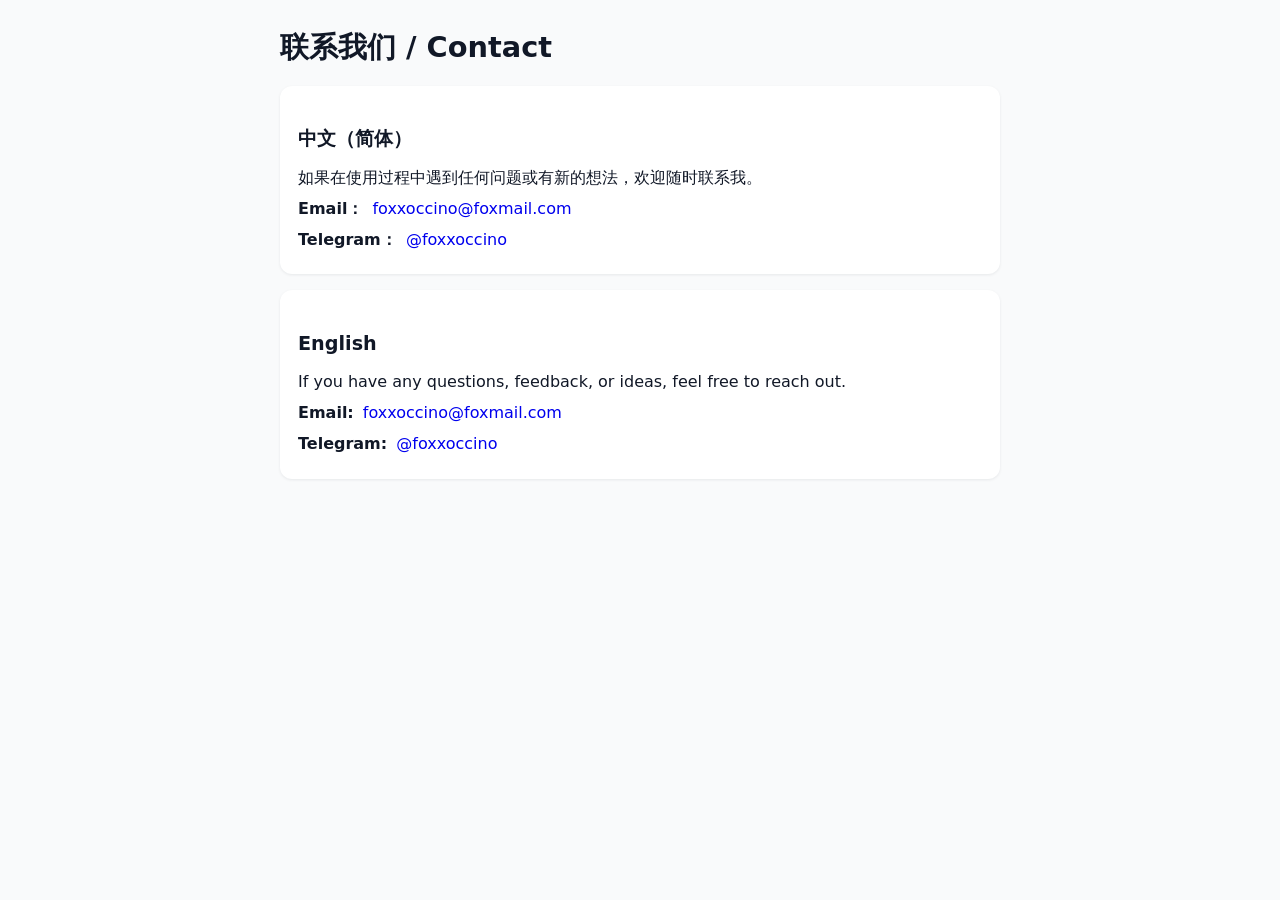
<file: index.html>
<html lang="zh-Hans">
<head>
    <meta charset="UTF-8">
    <title>联系我们 | Contact</title>
    <meta name="viewport" content="width=device-width, initial-scale=1">
    <style>
        body {
            max-width: 720px;
            margin: 0 auto;
            padding: 24px 16px;
            font-family: -apple-system, BlinkMacSystemFont, "SF Pro Text", system-ui, -system-ui, "Segoe UI", sans-serif;
            line-height: 1.6;
            color: #111827;
            background-color: #f9fafb;
        }
        h1, h2 {
            color: #111827;
        }
        h1 {
            font-size: 1.8rem;
            margin-bottom: 1rem;
        }
        h2 {
            font-size: 1.2rem;
            margin-top: 1.4rem;
            margin-bottom: 0.6rem;
        }
        p {
            margin: 0.35rem 0;
        }
        a {
            text-decoration: none;
        }
        .card {
            background: #ffffff;
            border-radius: 12px;
            padding: 16px 18px;
            margin-bottom: 16px;
            box-shadow: 0 1px 3px rgba(15, 23, 42, 0.08);
        }
        .label {
            font-weight: 600;
            margin-right: 4px;
        }
        @media (prefers-color-scheme: dark) {
            body {
                background-color: #020617;
                color: #e5e7eb;
            }
            .card {
                background: #020617;
                box-shadow: 0 1px 3px rgba(15, 23, 42, 0.7);
            }
            h1, h2 {
                color: #e5e7eb;
            }
        }
    </style>
</head>
<body>
    <h1>联系我们 / Contact</h1>

    <div class="card">
        <h2>中文（简体）</h2>
        <p>如果在使用过程中遇到任何问题或有新的想法，欢迎随时联系我。</p>
        <p>
            <span class="label">Email：</span>
            <a href="mailto:foxxoccino@foxmail.com">foxxoccino@foxmail.com</a>
        </p>
        <p>
            <span class="label">Telegram：</span>
            <a href="https://t.me/foxxoccino" target="_blank" rel="noopener noreferrer">@foxxoccino</a>
        </p>
    </div>

    <div class="card">
        <h2>English</h2>
        <p>If you have any questions, feedback, or ideas, feel free to reach out.</p>
        <p>
            <span class="label">Email:</span>
            <a href="mailto:foxxoccino@foxmail.com">foxxoccino@foxmail.com</a>
        </p>
        <p>
            <span class="label">Telegram:</span>
            <a href="https://t.me/foxxoccino" target="_blank" rel="noopener noreferrer">@foxxoccino</a>
        </p>
    </div>
</body>
</html>
</file>
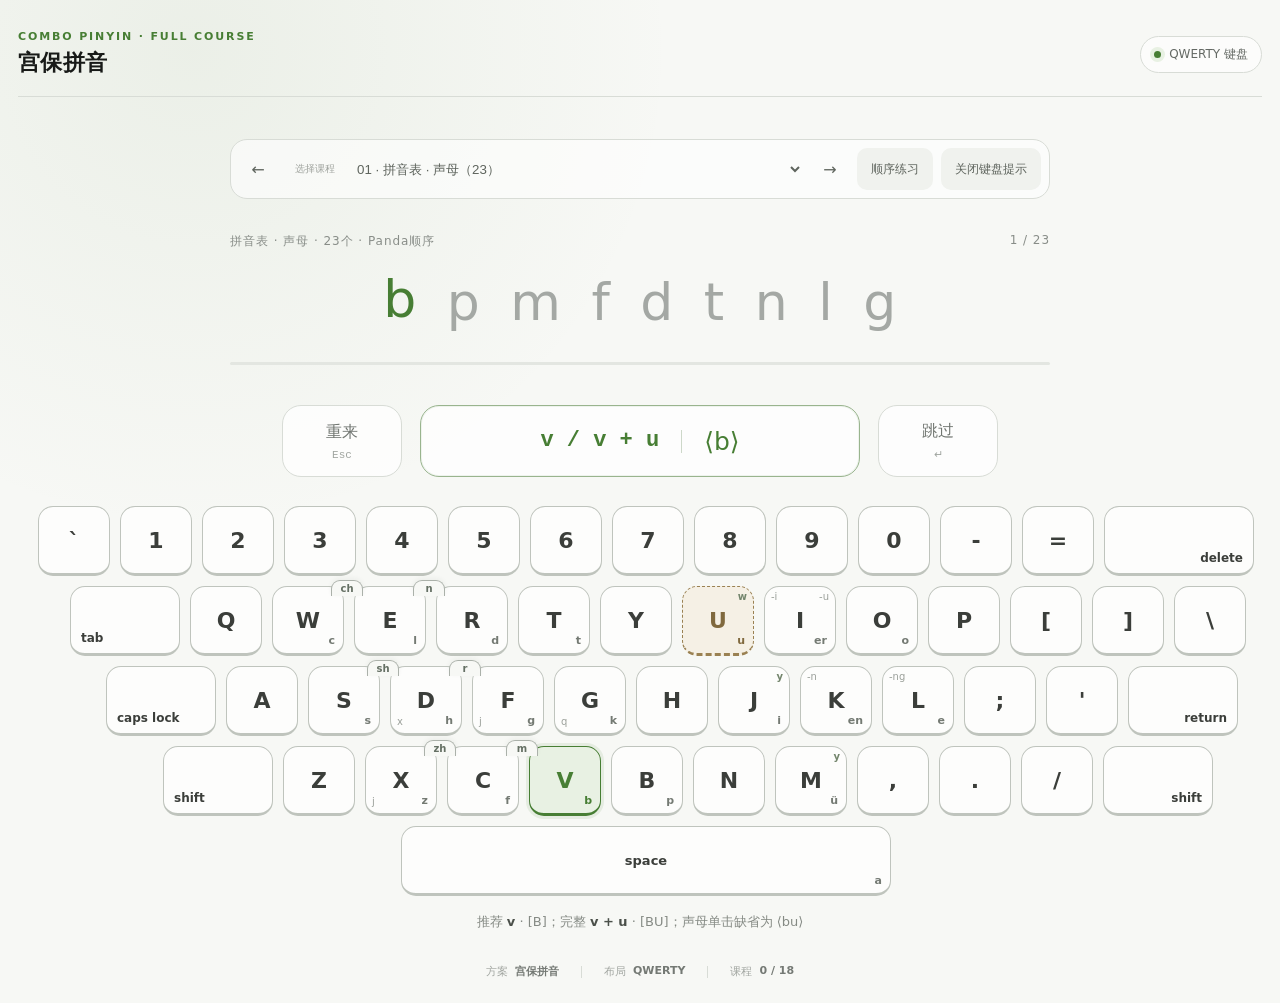
<file: ComboPinyin/index.html>
<!doctype html>
<html lang="zh-Hans">
  <head>
    <meta charset="UTF-8" />
    <meta name="viewport" content="width=device-width, initial-scale=1.0" />
    <meta name="theme-color" content="#f7f8f5" />
    <title>宫保拼音 · QWERTY 练习</title>
    <link rel="stylesheet" href="./styles.css" />
  </head>
  <body>
    <main class="practice-shell" aria-labelledby="page-title">
      <header class="topbar">
        <div>
          <p class="eyebrow">COMBO PINYIN · FULL COURSE</p>
          <h1 id="page-title">宫保拼音</h1>
        </div>
        <div class="status-pill"><span class="status-dot"></span>QWERTY 键盘</div>
      </header>

      <section class="lesson" aria-label="拼音练习">
        <div class="course-picker" aria-label="课程选择">
          <button id="previous-course" type="button" aria-label="上一课">←</button>
          <label>
            <span>选择课程</span>
            <select id="course-select"></select>
          </label>
          <button id="next-course" type="button" aria-label="下一课">→</button>
          <button id="shuffle" class="shuffle" type="button" aria-pressed="false">顺序练习</button>
          <button id="keyboard-hints" class="hint-toggle" type="button" aria-pressed="false">关闭键盘提示</button>
        </div>
        <div class="lesson-meta">
          <span id="course-name">基础声母</span>
          <span id="counter">1 / 8</span>
        </div>
        <div id="syllables" class="syllables" aria-live="polite"></div>
        <div class="progress-track" aria-hidden="true"><div id="progress" class="progress"></div></div>
      </section>

      <section class="echo-row" aria-label="当前键位提示">
        <button class="utility-key" id="restart" type="button" aria-label="重新开始">重来 <kbd>Esc</kbd></button>
        <div class="input-code" id="input-code">
          <kbd id="raw-input">V</kbd>
          <span class="divider"></span>
          <span id="translated-input">⟨b⟩</span>
        </div>
        <button class="utility-key" id="next" type="button" aria-label="跳过当前练习">跳过 <kbd>↵</kbd></button>
      </section>

      <section class="keyboard-wrap" aria-label="QWERTY 屏幕键盘">
        <div id="keyboard" class="keyboard"></div>
        <p class="keyboard-help" id="hint">按下 <strong>V</strong>，输入声母 <strong>b</strong></p>
      </section>

      <footer>
        <div><span>方案</span><strong>宫保拼音</strong></div>
        <i></i>
        <div><span>布局</span><strong>QWERTY</strong></div>
        <i></i>
        <div><span>课程</span><strong id="course-progress">0 / 15</strong></div>
      </footer>
    </main>

    <div id="toast" class="toast" role="status" aria-live="polite"></div>
    <script src="./app.js"></script>
  </body>
</html>
</file>
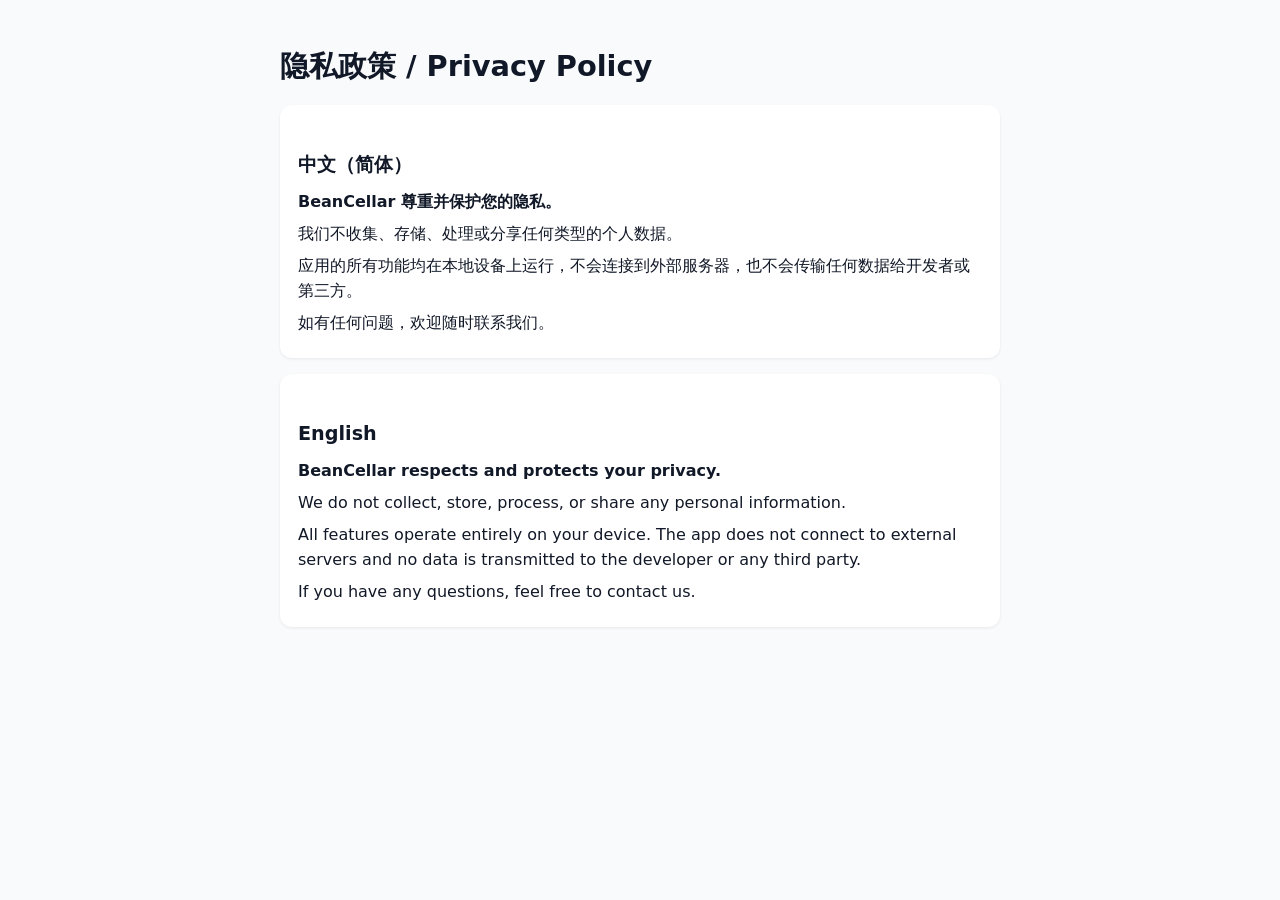
<file: BeanCellarPrivacy.html>
<!DOCTYPE html>
<html lang="zh-Hans">
<head>
    <meta charset="UTF-8">
    <title>隐私政策 | Privacy Policy</title>
    <meta name="viewport" content="width=device-width, initial-scale=1">
    <style>
        body {
            max-width: 720px;
            margin: 0 auto;
            padding: 24px 16px;
            font-family: -apple-system, BlinkMacSystemFont, "SF Pro Text", system-ui, -system-ui, "Segoe UI", sans-serif;
            line-height: 1.6;
            color: #111827;
            background-color: #f9fafb;
        }
        h1, h2 {
            color: #111827;
        }
        h1 {
            font-size: 1.8rem;
            margin-bottom: 1rem;
        }
        h2 {
            font-size: 1.2rem;
            margin-top: 1.8rem;
            margin-bottom: 0.5rem;
        }
        p {
            margin: 0.4rem 0;
        }
        .section {
            background: #ffffff;
            border-radius: 12px;
            padding: 16px 18px;
            margin-bottom: 16px;
            box-shadow: 0 1px 3px rgba(15, 23, 42, 0.08);
        }
        @media (prefers-color-scheme: dark) {
            body {
                background-color: #020617;
                color: #e5e7eb;
            }
            .section {
                background: #020617;
                box-shadow: 0 1px 3px rgba(15, 23, 42, 0.7);
            }
            h1, h2 {
                color: #e5e7eb;
            }
        }
    </style>
</head>
<body>
    <h1>隐私政策 / Privacy Policy</h1>

    <div class="section">
        <h2>中文（简体）</h2>
        <p><strong>BeanCellar 尊重并保护您的隐私。</strong></p>
        <p>我们不收集、存储、处理或分享任何类型的个人数据。</p>
        <p>应用的所有功能均在本地设备上运行，不会连接到外部服务器，也不会传输任何数据给开发者或第三方。</p>
        <p>如有任何问题，欢迎随时联系我们。</p>
    </div>

    <div class="section">
        <h2>English</h2>
        <p><strong>BeanCellar respects and protects your privacy.</strong></p>
        <p>We do not collect, store, process, or share any personal information.</p>
        <p>All features operate entirely on your device. The app does not connect to external servers and no data is transmitted to the developer or any third party.</p>
        <p>If you have any questions, feel free to contact us.</p>
    </div>
</body>
</html>
</file>
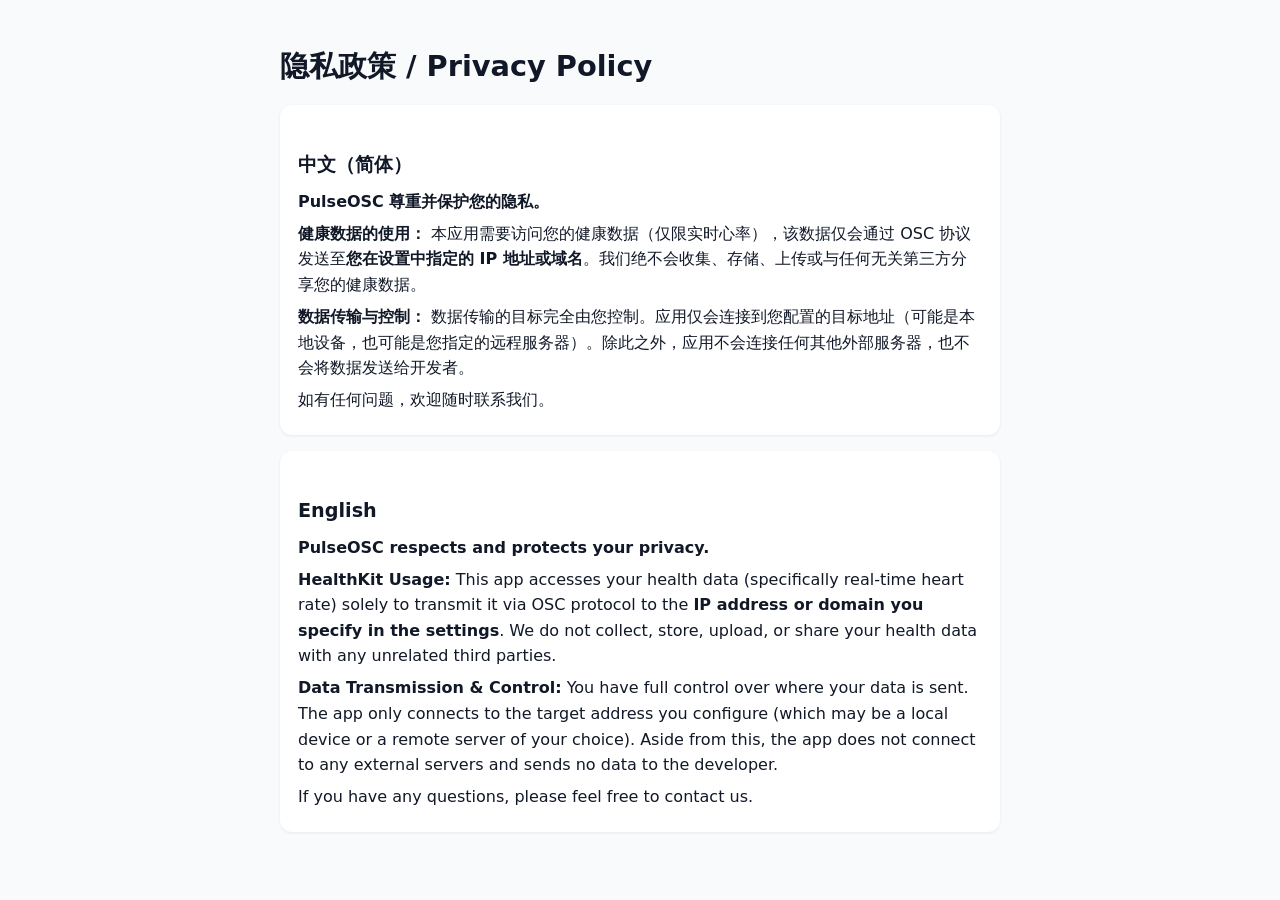
<file: PulseOSCPrivacy.html>
<!DOCTYPE html>
<html lang="zh-Hans">
<head>
    <meta charset="UTF-8">
    <title>隐私政策 | Privacy Policy</title>
    <meta name="viewport" content="width=device-width, initial-scale=1">
    <style>
        body {
            max-width: 720px;
            margin: 0 auto;
            padding: 24px 16px;
            font-family: -apple-system, BlinkMacSystemFont, "SF Pro Text", system-ui, -system-ui, "Segoe UI", sans-serif;
            line-height: 1.6;
            color: #111827;
            background-color: #f9fafb;
        }
        h1, h2 {
            color: #111827;
        }
        h1 {
            font-size: 1.8rem;
            margin-bottom: 1rem;
        }
        h2 {
            font-size: 1.2rem;
            margin-top: 1.8rem;
            margin-bottom: 0.5rem;
        }
        p {
            margin: 0.4rem 0;
        }
        .section {
            background: #ffffff;
            border-radius: 12px;
            padding: 16px 18px;
            margin-bottom: 16px;
            box-shadow: 0 1px 3px rgba(15, 23, 42, 0.08);
        }
        @media (prefers-color-scheme: dark) {
            body {
                background-color: #020617;
                color: #e5e7eb;
            }
            .section {
                background: #020617;
                box-shadow: 0 1px 3px rgba(15, 23, 42, 0.7);
            }
            h1, h2 {
                color: #e5e7eb;
            }
        }
    </style>
</head>
<body>
    <h1>隐私政策 / Privacy Policy</h1>

    <div class="section">
        <h2>中文（简体）</h2>
<p><strong>PulseOSC 尊重并保护您的隐私。</strong></p>
<p><strong>健康数据的使用：</strong> 本应用需要访问您的健康数据（仅限实时心率），该数据仅会通过 OSC 协议发送至<strong>您在设置中指定的 IP 地址或域名</strong>。我们绝不会收集、存储、上传或与任何无关第三方分享您的健康数据。</p>
<p><strong>数据传输与控制：</strong> 数据传输的目标完全由您控制。应用仅会连接到您配置的目标地址（可能是本地设备，也可能是您指定的远程服务器）。除此之外，应用不会连接任何其他外部服务器，也不会将数据发送给开发者。</p>
<p>如有任何问题，欢迎随时联系我们。</p>
    </div>

    <div class="section">
        <h2>English</h2>
<p><strong>PulseOSC respects and protects your privacy.</strong></p>
<p><strong>HealthKit Usage:</strong> This app accesses your health data (specifically real-time heart rate) solely to transmit it via OSC protocol to the <strong>IP address or domain you specify in the settings</strong>. We do not collect, store, upload, or share your health data with any unrelated third parties.</p>
<p><strong>Data Transmission & Control:</strong> You have full control over where your data is sent. The app only connects to the target address you configure (which may be a local device or a remote server of your choice). Aside from this, the app does not connect to any external servers and sends no data to the developer.</p>
<p>If you have any questions, please feel free to contact us.</p>
    </div>
</body>
</html>
</file>
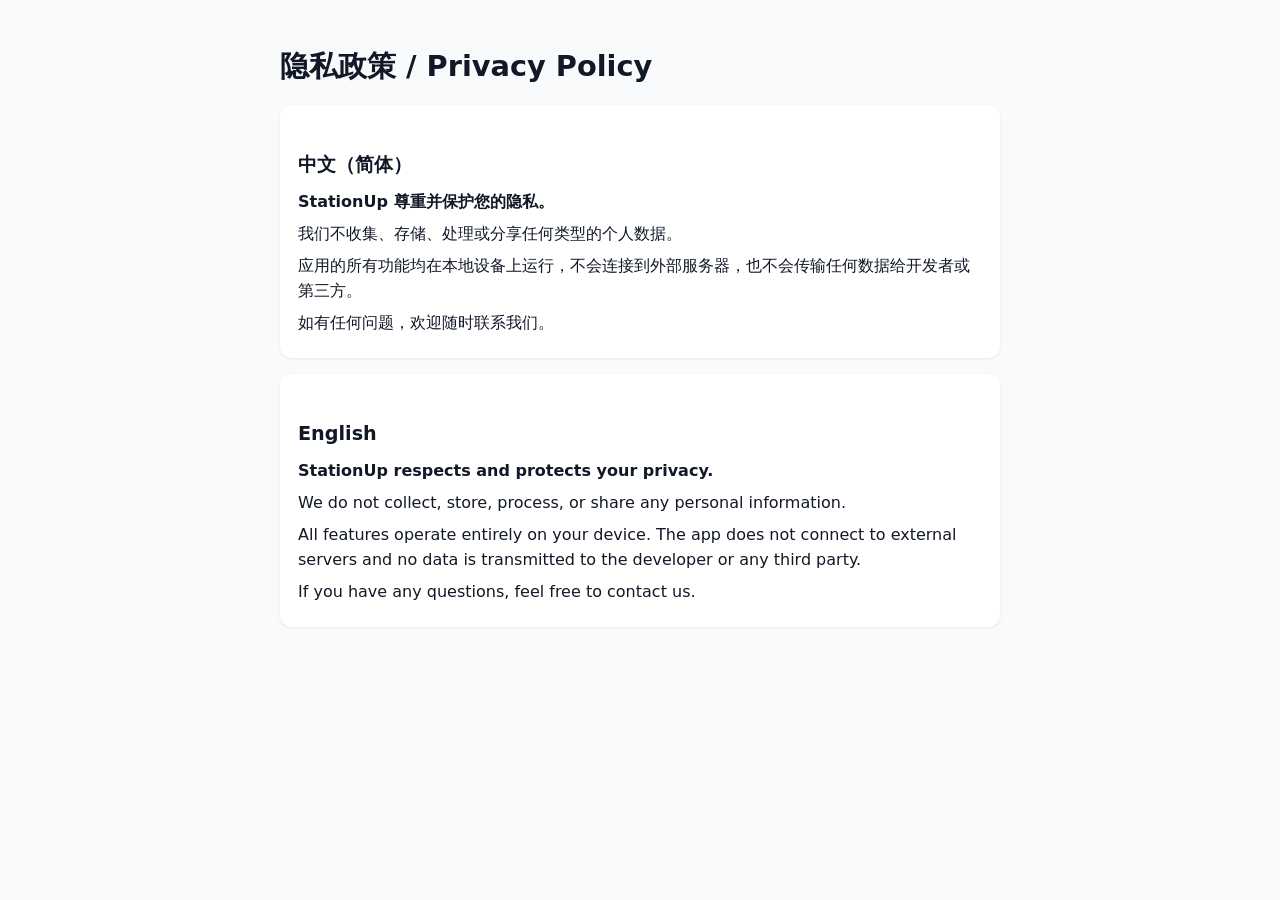
<file: StationUpPrivacy.html>
<!DOCTYPE html>
<html lang="zh-Hans">
<head>
    <meta charset="UTF-8">
    <title>隐私政策 | Privacy Policy</title>
    <meta name="viewport" content="width=device-width, initial-scale=1">
    <style>
        body {
            max-width: 720px;
            margin: 0 auto;
            padding: 24px 16px;
            font-family: -apple-system, BlinkMacSystemFont, "SF Pro Text", system-ui, -system-ui, "Segoe UI", sans-serif;
            line-height: 1.6;
            color: #111827;
            background-color: #f9fafb;
        }
        h1, h2 {
            color: #111827;
        }
        h1 {
            font-size: 1.8rem;
            margin-bottom: 1rem;
        }
        h2 {
            font-size: 1.2rem;
            margin-top: 1.8rem;
            margin-bottom: 0.5rem;
        }
        p {
            margin: 0.4rem 0;
        }
        .section {
            background: #ffffff;
            border-radius: 12px;
            padding: 16px 18px;
            margin-bottom: 16px;
            box-shadow: 0 1px 3px rgba(15, 23, 42, 0.08);
        }
        @media (prefers-color-scheme: dark) {
            body {
                background-color: #020617;
                color: #e5e7eb;
            }
            .section {
                background: #020617;
                box-shadow: 0 1px 3px rgba(15, 23, 42, 0.7);
            }
            h1, h2 {
                color: #e5e7eb;
            }
        }
    </style>
</head>
<body>
    <h1>隐私政策 / Privacy Policy</h1>

    <div class="section">
        <h2>中文（简体）</h2>
        <p><strong>StationUp 尊重并保护您的隐私。</strong></p>
        <p>我们不收集、存储、处理或分享任何类型的个人数据。</p>
        <p>应用的所有功能均在本地设备上运行，不会连接到外部服务器，也不会传输任何数据给开发者或第三方。</p>
        <p>如有任何问题，欢迎随时联系我们。</p>
    </div>

    <div class="section">
        <h2>English</h2>
        <p><strong>StationUp respects and protects your privacy.</strong></p>
        <p>We do not collect, store, process, or share any personal information.</p>
        <p>All features operate entirely on your device. The app does not connect to external servers and no data is transmitted to the developer or any third party.</p>
        <p>If you have any questions, feel free to contact us.</p>
    </div>
</body>
</html>
</file>
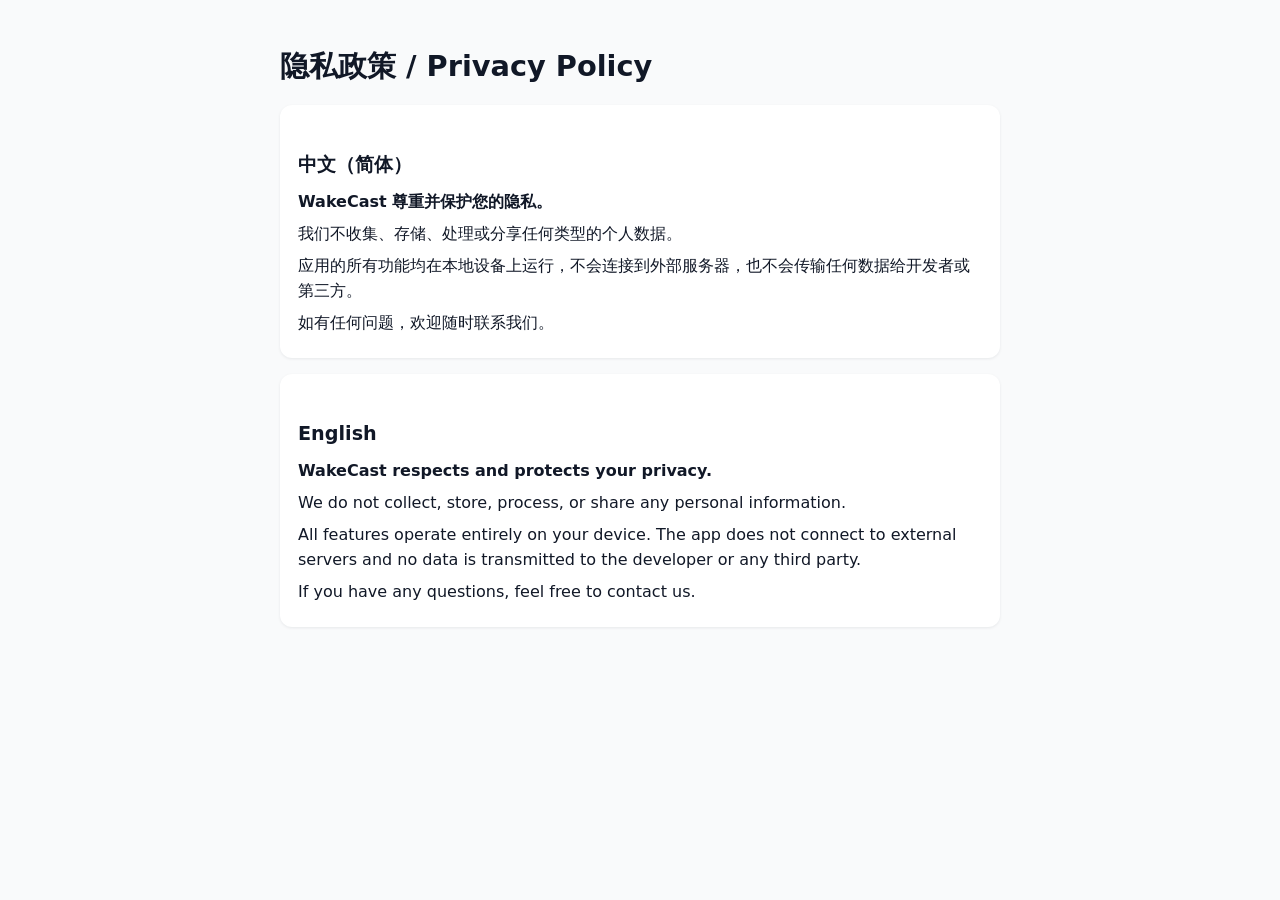
<file: WakeCastPrivacy.html>
<!DOCTYPE html>
<html lang="zh-Hans">
<head>
    <meta charset="UTF-8">
    <title>隐私政策 | Privacy Policy</title>
    <meta name="viewport" content="width=device-width, initial-scale=1">
    <style>
        body {
            max-width: 720px;
            margin: 0 auto;
            padding: 24px 16px;
            font-family: -apple-system, BlinkMacSystemFont, "SF Pro Text", system-ui, -system-ui, "Segoe UI", sans-serif;
            line-height: 1.6;
            color: #111827;
            background-color: #f9fafb;
        }
        h1, h2 {
            color: #111827;
        }
        h1 {
            font-size: 1.8rem;
            margin-bottom: 1rem;
        }
        h2 {
            font-size: 1.2rem;
            margin-top: 1.8rem;
            margin-bottom: 0.5rem;
        }
        p {
            margin: 0.4rem 0;
        }
        .section {
            background: #ffffff;
            border-radius: 12px;
            padding: 16px 18px;
            margin-bottom: 16px;
            box-shadow: 0 1px 3px rgba(15, 23, 42, 0.08);
        }
        @media (prefers-color-scheme: dark) {
            body {
                background-color: #020617;
                color: #e5e7eb;
            }
            .section {
                background: #020617;
                box-shadow: 0 1px 3px rgba(15, 23, 42, 0.7);
            }
            h1, h2 {
                color: #e5e7eb;
            }
        }
    </style>
</head>
<body>
    <h1>隐私政策 / Privacy Policy</h1>

    <div class="section">
        <h2>中文（简体）</h2>
        <p><strong>WakeCast 尊重并保护您的隐私。</strong></p>
        <p>我们不收集、存储、处理或分享任何类型的个人数据。</p>
        <p>应用的所有功能均在本地设备上运行，不会连接到外部服务器，也不会传输任何数据给开发者或第三方。</p>
        <p>如有任何问题，欢迎随时联系我们。</p>
    </div>

    <div class="section">
        <h2>English</h2>
        <p><strong>WakeCast respects and protects your privacy.</strong></p>
        <p>We do not collect, store, process, or share any personal information.</p>
        <p>All features operate entirely on your device. The app does not connect to external servers and no data is transmitted to the developer or any third party.</p>
        <p>If you have any questions, feel free to contact us.</p>
    </div>
</body>
</html>
</file>
<file: ComboPinyin/styles.css>
:root {
  --ink: #181a18;
  --muted: #888d88;
  --line: #d8dcd6;
  --paper: #f7f8f5;
  --white: #fff;
  --accent: #477e34;
  --accent-soft: #e8f1e3;
  --error: #c45447;
  --shadow: 0 18px 55px rgba(38, 48, 35, 0.08);
}

* { box-sizing: border-box; }

body {
  margin: 0;
  min-width: 320px;
  min-height: 100vh;
  color: var(--ink);
  background:
    radial-gradient(circle at 15% 5%, rgba(115, 152, 95, 0.09), transparent 30rem),
    var(--paper);
  font-family: Inter, ui-sans-serif, system-ui, -apple-system, "PingFang SC", "Microsoft YaHei", sans-serif;
}

button { font: inherit; }

.practice-shell {
  width: min(1420px, calc(100% - 36px));
  margin: 0 auto;
  padding: 30px 0 24px;
}

.topbar {
  display: flex;
  align-items: center;
  justify-content: space-between;
  border-bottom: 1px solid var(--line);
  padding-bottom: 18px;
}

.eyebrow {
  margin: 0 0 5px;
  color: var(--accent);
  font-size: 11px;
  font-weight: 750;
  letter-spacing: 0.17em;
}

h1 { margin: 0; font-size: 22px; font-weight: 680; letter-spacing: 0.02em; }

.status-pill {
  display: flex;
  align-items: center;
  gap: 8px;
  padding: 9px 13px;
  border: 1px solid var(--line);
  border-radius: 999px;
  background: rgba(255,255,255,.62);
  color: #646964;
  font-size: 12px;
}

.status-dot { width: 7px; height: 7px; border-radius: 50%; background: var(--accent); box-shadow: 0 0 0 4px var(--accent-soft); }

.lesson {
  max-width: 820px;
  margin: 42px auto 40px;
}

.course-picker {
  display: grid;
  grid-template-columns: 38px minmax(220px, 1fr) 38px auto auto;
  gap: 8px;
  margin-bottom: 34px;
  padding: 8px;
  border: 1px solid var(--line);
  border-radius: 17px;
  background: rgba(255,255,255,.6);
}

.course-picker button,
.course-picker select {
  border: 0;
  border-radius: 10px;
  background: transparent;
  color: #5e645d;
  cursor: pointer;
}

.course-picker button:hover { background: #edf0eb; }
.course-picker label { display: grid; grid-template-columns: 68px minmax(0, 1fr); align-items: center; }
.course-picker label span { padding-left: 10px; color: #a0a49f; font-size: 10px; pointer-events: none; }
.course-picker select { width: 100%; height: 42px; padding: 0 30px 0 0; font: 630 13px/1.2 inherit; appearance: auto; }
.course-picker .shuffle { padding: 0 14px; background: #f0f2ee; font-size: 12px; }
.course-picker .shuffle[aria-pressed="true"] { background: var(--accent-soft); color: var(--accent); }
.course-picker .shuffle:disabled { cursor: default; opacity: .82; }
.course-picker .hint-toggle { padding: 0 14px; background: #f0f2ee; font-size: 12px; }
.course-picker .hint-toggle[aria-pressed="true"] { background: #ece8df; color: #75664d; }

.lesson-meta { display: flex; justify-content: space-between; color: var(--muted); font-size: 12px; letter-spacing: .08em; }

.syllables {
  display: flex;
  justify-content: center;
  gap: clamp(14px, 2.5vw, 30px);
  margin: 22px 0 26px;
  min-height: 64px;
  font-size: clamp(34px, 5vw, 52px);
  font-weight: 430;
  letter-spacing: .01em;
}

.syllable { color: #a4a8a4; transition: color .2s, transform .2s; }
.syllable.ellipsis { color: #c5c8c4; }
.syllable.current { color: var(--accent); transform: translateY(-3px); }
.syllable.done { color: #303430; }
.syllable.error { color: var(--error); animation: nudge .18s linear 2; }

.progress-track { height: 3px; overflow: hidden; border-radius: 9px; background: #e3e6e1; }
.progress { width: 0; height: 100%; background: var(--accent); transition: width .25s ease; }

.echo-row {
  display: grid;
  grid-template-columns: 120px minmax(260px, 440px) 120px;
  justify-content: center;
  gap: 18px;
  margin-bottom: 23px;
}

.utility-key,
.input-code {
  min-height: 72px;
  border: 1px solid var(--line);
  border-radius: 19px;
  background: rgba(255,255,255,.78);
}

.utility-key {
  display: flex;
  flex-direction: column;
  align-items: center;
  justify-content: center;
  gap: 6px;
  color: #717671;
  cursor: pointer;
  transition: border-color .18s, background .18s;
}
.utility-key:hover { border-color: #afb5ad; background: #fff; }
.utility-key kbd { color: #a0a5a0; font-size: 11px; }

.input-code {
  display: flex;
  align-items: center;
  justify-content: center;
  gap: 22px;
  border-color: #99b48e;
  box-shadow: inset 0 0 0 1px rgba(71,126,52,.08);
  color: var(--accent);
  font-size: 25px;
}
.input-code kbd { font: 650 22px/1 ui-monospace, SFMono-Regular, Menlo, monospace; }
.divider { width: 1px; height: 23px; background: #cdd8c9; }

.keyboard-wrap { overflow-x: auto; padding: 6px 8px 16px; }
.keyboard { width: 1240px; margin: 0 auto; user-select: none; }
.key-row { display: flex; justify-content: center; gap: 10px; margin-bottom: 10px; }
.key-row:nth-child(2) { padding-left: 24px; }
.key-row:nth-child(3) { padding-left: 52px; }
.key-row:nth-child(4) { padding-left: 84px; }

.key {
  position: relative;
  display: flex;
  flex: 0 0 72px;
  height: 70px;
  align-items: center;
  justify-content: center;
  border: 1.5px solid #bfc4bd;
  border-bottom-width: 3px;
  border-radius: 15px;
  background: rgba(255,255,255,.77);
  color: #3b3e3a;
  cursor: pointer;
  font-size: 22px;
  font-weight: 630;
  text-transform: none;
  transition: transform .08s, border-color .14s, background .14s, box-shadow .14s;
}
.key:hover { background: #fff; border-color: #949b92; }
.key.wide { flex-basis: 110px; font-size: 12px; }
.key.xwide { flex-basis: 150px; font-size: 12px; }
.key.space { flex-basis: 490px; font-size: 13px; text-transform: none; }
.key .qwerty-label { position: relative; z-index: 1; }
.key.align-left .qwerty-label { position: absolute; left: 10px; bottom: 8px; }
.key.align-right .qwerty-label { position: absolute; right: 10px; bottom: 8px; }
.key .mapping { position: absolute; inset: 0; color: #9ba09a; font-size: 10px; font-weight: 540; line-height: 1; text-transform: none; pointer-events: none; }
.key .mapping span { position: absolute; }
.key .map-main { right: 8px; bottom: 7px; color: #747a73; font-size: 11px; font-weight: 650; }
.key .map-left { left: 6px; top: 5px; }
.key .map-right { right: 6px; top: 5px; }
.key .map-top { left: 6px; bottom: 6px; }
.key .map-zero { right: 6px; top: 5px; color: #73856c; font-weight: 700; }
.key .chord-bridge {
  right: -20px;
  top: -7px;
  z-index: 4;
  display: flex;
  width: 32px;
  height: 16px;
  align-items: center;
  justify-content: center;
  border: 1px solid #abb1aa;
  border-bottom: 0;
  border-radius: 9px 9px 0 0;
  background: var(--paper);
  color: #657064;
  font-size: 10px;
  font-weight: 720;
  box-shadow: 0 -2px 5px rgba(40, 50, 38, .05);
}
.key.target { border-color: var(--accent); background: var(--accent-soft); color: var(--accent); box-shadow: 0 0 0 3px rgba(71,126,52,.10); }
.key.target .mapping, .key.target .map-main { color: var(--accent); }
.key.bridge-active .chord-bridge { border-color: var(--accent); color: var(--accent); }
.key.alternate-target { border-color: #9a8152; border-style: dashed; background: #f5f0e5; color: #80693e; }
.key.alternate-target .mapping, .key.alternate-target .map-main { color: #80693e; }
.key.pressed { transform: translateY(2px); border-bottom-width: 1.5px; background: #dbe9d5; }
.key.wrong { border-color: var(--error); background: #f8e9e7; animation: nudge .18s linear 2; }

.keyboard-help { margin: 17px 0 0; text-align: center; color: #858a84; font-size: 13px; }
.keyboard-help strong { color: #4b504a; }

footer { display: flex; align-items: center; justify-content: center; gap: 22px; margin-top: 17px; color: #a2a6a1; font-size: 11px; }
footer div { display: flex; gap: 7px; }
footer strong { color: #747974; font-weight: 600; }
footer i { width: 1px; height: 12px; background: var(--line); }

.toast {
  position: fixed;
  left: 50%;
  bottom: 28px;
  transform: translate(-50%, 16px);
  padding: 11px 18px;
  border-radius: 999px;
  background: #20231f;
  color: white;
  opacity: 0;
  pointer-events: none;
  font-size: 13px;
  transition: .25s ease;
}
.toast.show { opacity: 1; transform: translate(-50%, 0); }

@keyframes nudge { 0%,100%{transform:translateX(0)} 50%{transform:translateX(4px)} }

@media (max-width: 720px) {
  .practice-shell { width: min(100% - 24px, 1420px); padding-top: 18px; }
  .lesson { margin: 28px auto 34px; }
  .course-picker { grid-template-columns: 34px minmax(150px, 1fr) 34px; }
  .course-picker .shuffle,
  .course-picker .hint-toggle { grid-column: 1 / -1; min-height: 34px; }
  .syllables { gap: 16px; font-size: 32px; }
  .echo-row { grid-template-columns: 74px minmax(170px, 1fr) 74px; gap: 9px; }
  .utility-key, .input-code { min-height: 62px; border-radius: 15px; }
  .utility-key { font-size: 12px; }
  .input-code { gap: 12px; font-size: 20px; }
  .keyboard-wrap { margin: 0 -12px; justify-content: flex-start; }
  footer { gap: 10px; }
}

@media (prefers-reduced-motion: reduce) {
  *, *::before, *::after { animation-duration: .01ms !important; transition-duration: .01ms !important; }
}
</file>
